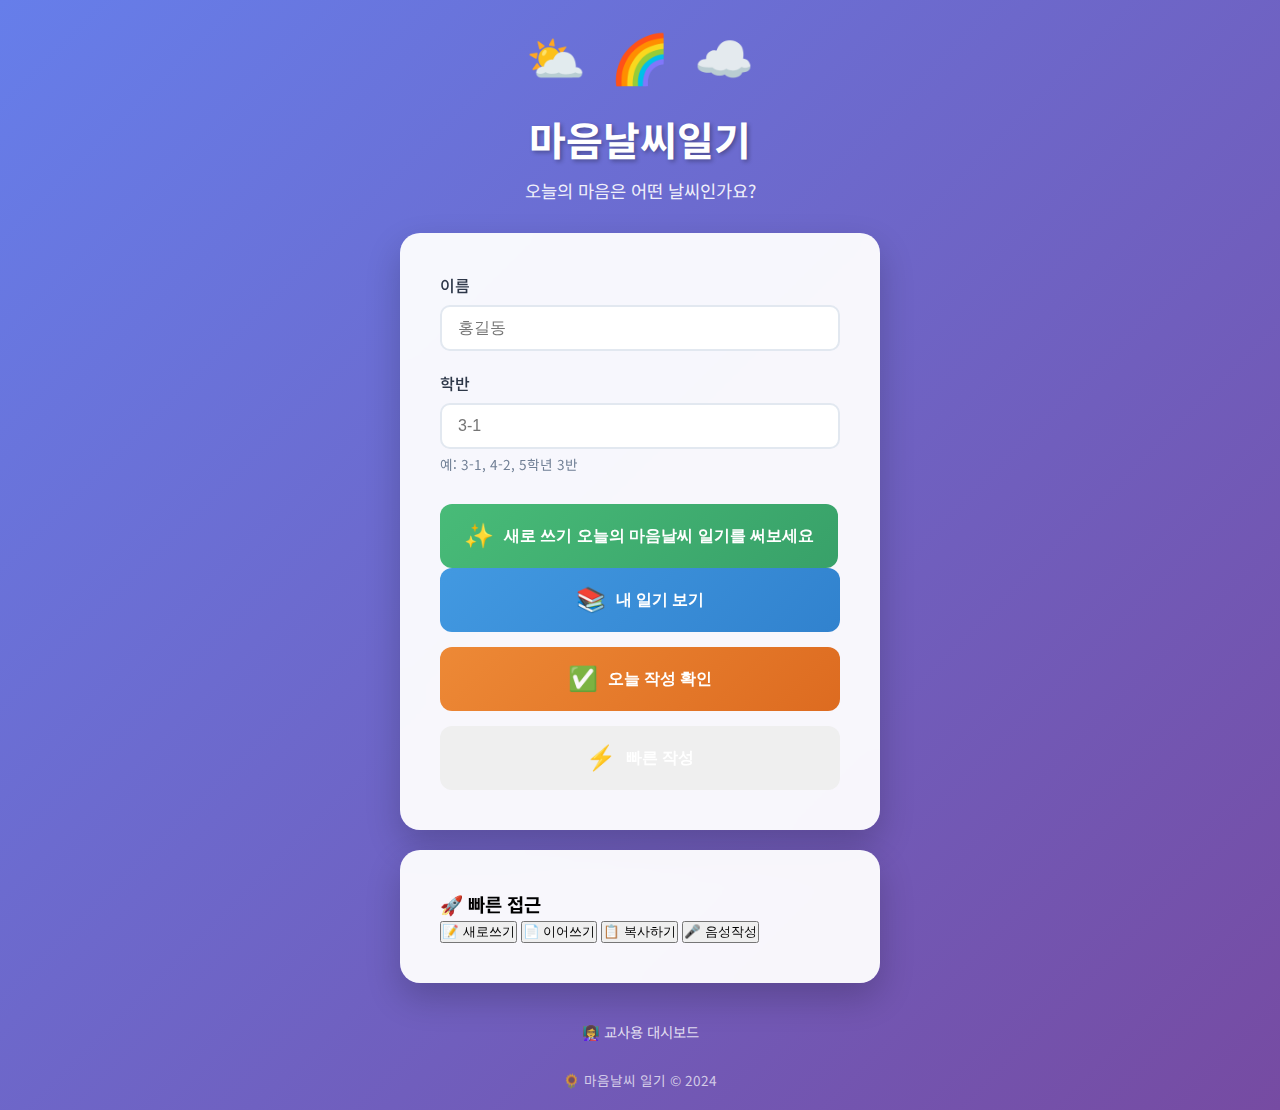
<file: index.html>
<!DOCTYPE html>
<html lang="ko">
<head>
    <meta charset="UTF-8">
    <meta name="viewport" content="width=device-width, initial-scale=1.0">
    <title>마음날씨 일기</title>
    <link href="https://fonts.googleapis.com/css2?family=Noto+Sans+KR:wght@300;400;500;600;700&display=swap" rel="stylesheet">
    <link rel="stylesheet" href="styles.css">
</head>
<body>
    <div class="container">
        <!-- 날씨 애니메이션 -->
        <div class="weather-animation">
            <span class="weather-icon">⛅</span>
            <span class="weather-icon">🌈</span>
            <span class="weather-icon">☁️</span>
        </div>

        <!-- 헤더 -->
        <header>
            <h1>마음날씨일기</h1>
            <p class="subtitle">오늘의 마음은 어떤 날씨인가요?</p>
        </header>

        <!-- 메인 카드 -->
        <div class="card">
            <div class="input-section">
                <!-- 이름 입력 -->
                <div class="input-group">
                    <label for="studentName">이름</label>
                    <input type="text" id="studentName" placeholder="홍길동" required>
                </div>

                <!-- 학반 입력 -->
                <div class="input-group">
                    <label for="studentClass">학반</label>
                    <input type="text" id="studentClass" placeholder="3-1" required>
                    <small class="helper-text">예: 3-1, 4-2, 5학년 3반</small>
                </div>
            </div>

            <!-- 주요 액션 버튼 (강조) -->
            <div class="main-actions">
                <button class="btn btn-primary btn-large" onclick="goToDiary('write')">
                    <span class="icon">✨</span>
                    <div class="btn-content">
                        <span class="btn-title">새로 쓰기</span>
                        <span class="btn-desc">오늘의 마음날씨 일기를 써보세요</span>
                    </div>
                </button>
            </div>

            <!-- 부가 기능 버튼 -->
            <div class="button-group">
                <button class="btn btn-secondary" onclick="goToDiary('view')">
                    <span class="icon">📚</span>
                    <span>내 일기 보기</span>
                </button>

                <button class="btn btn-info" onclick="checkStatus()">
                    <span class="icon">✅</span>
                    <span>오늘 작성 확인</span>
                </button>

                <button class="btn btn-success" onclick="quickWrite()">
                    <span class="icon">⚡</span>
                    <span>빠른 작성</span>
                </button>
            </div>
        </div>

        <!-- 최근 활동 카드 (새로 추가) -->
        <div class="card recent-activity" id="recentActivityCard" style="display: none;">
            <h3>📝 최근 활동</h3>
            <div id="recentActivityContent">
                <p class="activity-item">
                    <span class="activity-date">오늘</span>
                    <span class="activity-text">아직 일기를 작성하지 않았어요!</span>
                </p>
            </div>
            <button class="btn btn-outline" onclick="showRecentDiaries()">
                전체 보기
            </button>
        </div>

        <!-- 빠른 접근 메뉴 (새로 추가) -->
        <div class="card quick-menu">
            <h3>🚀 빠른 접근</h3>
            <div class="quick-menu-grid">
                <button class="quick-btn" onclick="goToDiary('write')" title="새 일기 작성">
                    <span class="quick-icon">📝</span>
                    <span class="quick-text">새로쓰기</span>
                </button>
                <button class="quick-btn" onclick="continueWriting()" title="이어서 작성">
                    <span class="quick-icon">📄</span>
                    <span class="quick-text">이어쓰기</span>
                </button>
                <button class="quick-btn" onclick="copyLastDiary()" title="어제 일기 복사">
                    <span class="quick-icon">📋</span>
                    <span class="quick-text">복사하기</span>
                </button>
                <button class="quick-btn" onclick="voiceWrite()" title="음성으로 작성">
                    <span class="quick-icon">🎤</span>
                    <span class="quick-text">음성작성</span>
                </button>
            </div>
        </div>

        <!-- 푸터 -->
        <footer>
            <a href="javascript:void(0)" onclick="goToTeacher()" class="teacher-link">
                👩‍🏫 교사용 대시보드
            </a>
            <p class="copyright">🌻 마음날씨 일기 © 2024</p>
        </footer>
    </div>

    <script src="app.js"></script>
</body>
</html>
</file>
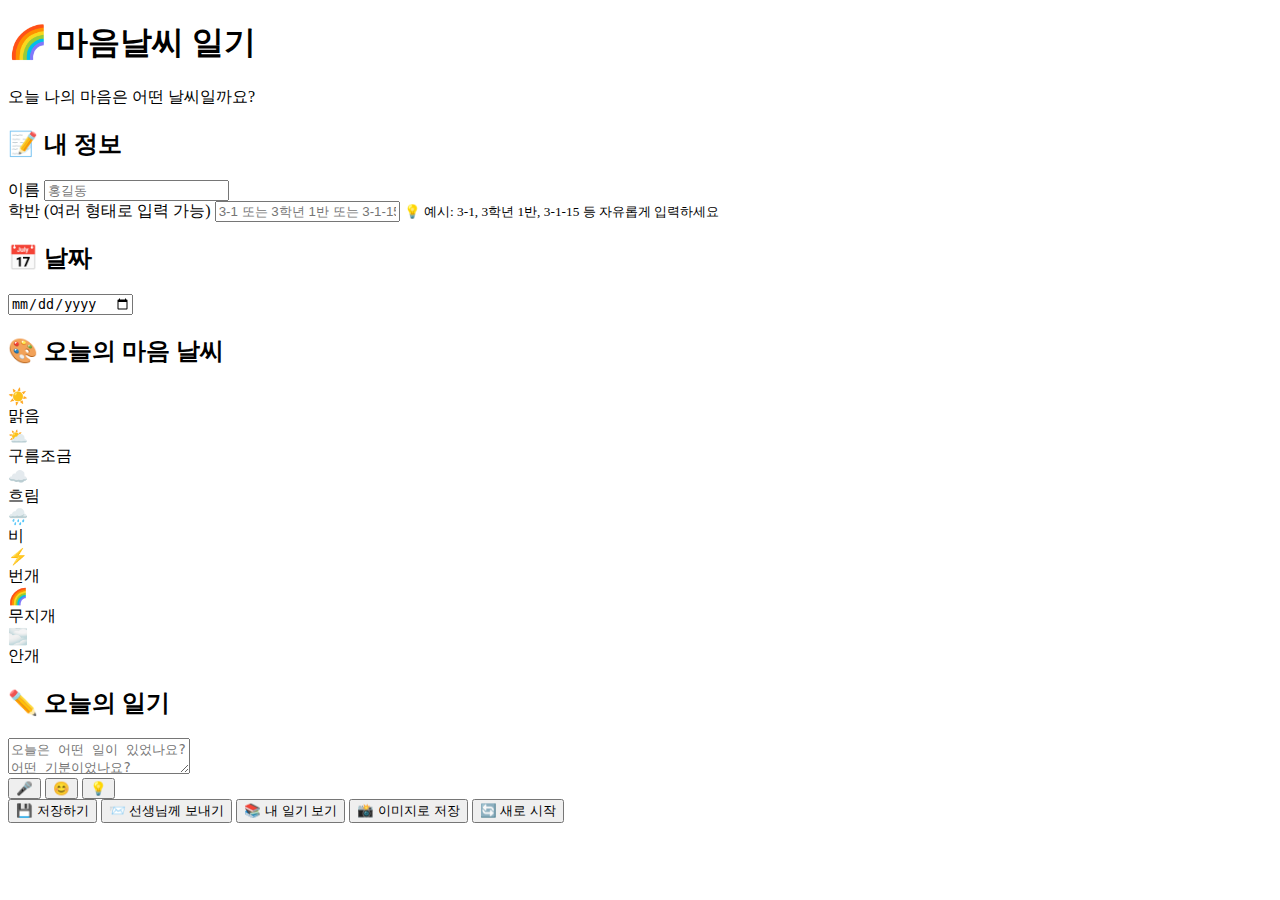
<file: gas-templates/student.html>
<!DOCTYPE html>
<html>
<head>
  <base target="_top">
  <meta charset="UTF-8">
  <meta name="viewport" content="width=device-width, initial-scale=1.0">
  <title>🌈 마음날씨 일기</title>
  <?!= include('styles'); ?>
</head>
<body>
  <div class="container">
    <header>
      <h1>🌈 마음날씨 일기</h1>
      <p class="subtitle">오늘 나의 마음은 어떤 날씨일까요?</p>
    </header>

    <!-- 학생 정보 -->
    <div class="card">
      <h2>📝 내 정보</h2>
      <div class="form-group">
        <label for="studentName">이름</label>
        <input type="text" id="studentName" placeholder="홍길동">
      </div>
      <div class="form-group">
        <label for="studentClass">학반 (여러 형태로 입력 가능)</label>
        <input type="text" id="studentClass" placeholder="3-1 또는 3학년 1반 또는 3-1-15">
        <small class="input-help">💡 예시: 3-1, 3학년 1반, 3-1-15 등 자유롭게 입력하세요</small>
      </div>
    </div>

    <!-- 날짜 선택 -->
    <div class="card">
      <h2>📅 날짜</h2>
      <div class="form-group">
        <input type="date" id="diaryDate" class="date-input">
      </div>
    </div>

    <!-- 감정 선택 -->
    <div class="card">
      <h2>🎨 오늘의 마음 날씨</h2>
      <div class="emotion-grid">
        <div class="emotion-item" data-emotion="맑음">
          <div class="emotion-icon">☀️</div>
          <div class="emotion-label">맑음</div>
        </div>
        <div class="emotion-item" data-emotion="구름조금">
          <div class="emotion-icon">⛅</div>
          <div class="emotion-label">구름조금</div>
        </div>
        <div class="emotion-item" data-emotion="흐림">
          <div class="emotion-icon">☁️</div>
          <div class="emotion-label">흐림</div>
        </div>
        <div class="emotion-item" data-emotion="비">
          <div class="emotion-icon">🌧️</div>
          <div class="emotion-label">비</div>
        </div>
        <div class="emotion-item" data-emotion="번개">
          <div class="emotion-icon">⚡</div>
          <div class="emotion-label">번개</div>
        </div>
        <div class="emotion-item" data-emotion="무지개">
          <div class="emotion-icon">🌈</div>
          <div class="emotion-label">무지개</div>
        </div>
        <div class="emotion-item" data-emotion="안개">
          <div class="emotion-icon">🌫️</div>
          <div class="emotion-label">안개</div>
        </div>
      </div>
    </div>

    <!-- 세부 감정 -->
    <div class="card" id="subEmotionCard" style="display: none;">
      <h2>💭 더 자세한 기분은?</h2>
      <div id="subEmotionContainer" class="sub-emotion-container">
        <!-- 세부 감정이 동적으로 추가됩니다 -->
      </div>
    </div>

    <!-- 일기 작성 -->
    <div class="card">
      <h2>✏️ 오늘의 일기</h2>
      <div class="form-group">
        <textarea id="diaryContent" placeholder="오늘은 어떤 일이 있었나요? 어떤 기분이었나요?"></textarea>
        <div class="input-options">
          <button class="icon-button" onclick="startVoiceInput()" title="음성 입력">🎤</button>
          <button class="icon-button" onclick="insertEmoji()" title="이모지 삽입">😊</button>
          <button class="icon-button" onclick="showWritingTips()" title="작성 도움말">💡</button>
        </div>
      </div>
    </div>

    <!-- 액션 버튼 -->
    <div class="action-buttons">
      <button class="btn btn-primary" onclick="saveDiary()">💾 저장하기</button>
      <button class="btn btn-success" onclick="sendToTeacher()">📨 선생님께 보내기</button>
      <button class="btn btn-info" onclick="loadMyDiaries()">📚 내 일기 보기</button>
      <button class="btn btn-secondary" onclick="saveAsImage()">📸 이미지로 저장</button>
      <button class="btn btn-warning" onclick="refreshPage()">🔄 새로 시작</button>
    </div>

    <!-- 내 일기 목록 -->
    <div class="card" id="myDiariesCard" style="display: none;">
      <h2>📖 내가 쓴 일기</h2>
      <div id="myDiariesContainer" class="diaries-container">
        <!-- 일기 목록이 동적으로 추가됩니다 -->
      </div>
    </div>

    <!-- 작성 팁 모달 -->
    <div id="writingTipsModal" class="modal" style="display: none;">
      <div class="modal-content">
        <div class="modal-header">
          <h3>✍️ 일기 작성 도움말</h3>
          <span class="close" onclick="closeWritingTips()">&times;</span>
        </div>
        <div class="modal-body">
          <div class="tip-section">
            <h4>🌟 이런 것들을 써보세요:</h4>
            <ul>
              <li>오늘 가장 기억에 남는 일</li>
              <li>친구들과 함께한 재미있는 일</li>
              <li>새로 배운 것이나 느낀 점</li>
              <li>고마웠던 사람이나 일</li>
              <li>내일 하고 싶은 일</li>
            </ul>
          </div>
          <div class="tip-section">
            <h4>💝 감정 표현 도움말:</h4>
            <div class="emotion-tips">
              <div class="tip-item">☀️ <strong>맑음:</strong> 기쁘고 즐거운 마음</div>
              <div class="tip-item">⛅ <strong>구름조금:</strong> 평범하지만 괜찮은 기분</div>
              <div class="tip-item">☁️ <strong>흐림:</strong> 조금 우울하거나 지루한 기분</div>
              <div class="tip-item">🌧️ <strong>비:</strong> 슬프거나 속상한 마음</div>
              <div class="tip-item">⚡ <strong>번개:</strong> 화나거나 짜증나는 기분</div>
              <div class="tip-item">🌈 <strong>무지개:</strong> 특별하고 감동적인 마음</div>
              <div class="tip-item">🌫️ <strong>안개:</strong> 복잡하거나 헷갈리는 기분</div>
            </div>
          </div>
        </div>
      </div>
    </div>
  </div>

  <!-- 로딩 오버레이 -->
  <div id="loadingOverlay" class="loading-overlay" style="display: none;">
    <div class="spinner"></div>
    <p>처리 중...</p>
  </div>

  <!-- 캔버스 (이미지 저장용) -->
  <canvas id="diaryCanvas" style="display: none;"></canvas>

  <!-- 서버 사이드 템플릿 변수들 -->
  <script>
    // Google Apps Script에서 전달된 파라미터들
    const pageParams = {
      newDiary: <?= typeof newDiary !== 'undefined' ? newDiary : false ?>,
      viewMyDiaries: <?= typeof viewMyDiaries !== 'undefined' ? viewMyDiaries : false ?>
    };
  </script>

  <?!= include('javascript'); ?>
</body>
</html>
</file>
<file: styles.css>
* {
    margin: 0;
    padding: 0;
    box-sizing: border-box;
}

body {
    font-family: 'Noto Sans KR', sans-serif;
    background: linear-gradient(135deg, #667eea 0%, #764ba2 100%);
    min-height: 100vh;
    display: flex;
    align-items: center;
    justify-content: center;
    padding: 20px;
}

.container {
    width: 100%;
    max-width: 480px;
    animation: fadeIn 0.6s ease-out;
}

@keyframes fadeIn {
    from {
        opacity: 0;
        transform: translateY(20px);
    }
    to {
        opacity: 1;
        transform: translateY(0);
    }
}

.weather-animation {
    text-align: center;
    margin-bottom: 20px;
}

.weather-icon {
    font-size: 3em;
    margin: 0 10px;
    display: inline-block;
    animation: float 3s ease-in-out infinite;
}

.weather-icon:nth-child(2) {
    animation-delay: 1s;
}

.weather-icon:nth-child(3) {
    animation-delay: 2s;
}

@keyframes float {
    0%, 100% {
        transform: translateY(0);
    }
    50% {
        transform: translateY(-20px);
    }
}

header {
    text-align: center;
    color: white;
    margin-bottom: 30px;
}

h1 {
    font-size: 2.5em;
    margin-bottom: 10px;
    text-shadow: 2px 2px 4px rgba(0,0,0,0.3);
}

.subtitle {
    font-size: 1.1em;
    opacity: 0.9;
}

.card {
    background: rgba(255, 255, 255, 0.95);
    border-radius: 20px;
    padding: 40px;
    margin-bottom: 20px;
    box-shadow: 0 15px 35px rgba(0,0,0,0.2);
    backdrop-filter: blur(10px);
}

.input-section {
    margin-bottom: 30px;
}

.input-group {
    margin-bottom: 20px;
}

.input-group label {
    display: block;
    margin-bottom: 8px;
    font-weight: 500;
    color: #2d3748;
}

.input-group input {
    width: 100%;
    padding: 12px 16px;
    border: 2px solid #e2e8f0;
    border-radius: 10px;
    font-size: 16px;
    transition: all 0.3s;
}

.input-group input:focus {
    outline: none;
    border-color: #667eea;
    box-shadow: 0 0 0 3px rgba(102, 126, 234, 0.1);
}

.helper-text {
    display: block;
    margin-top: 5px;
    font-size: 0.85em;
    color: #718096;
}

.button-group {
    display: flex;
    flex-direction: column;
    gap: 15px;
}

.btn {
    display: flex;
    align-items: center;
    justify-content: center;
    gap: 10px;
    padding: 18px 24px;
    border: none;
    border-radius: 12px;
    font-size: 16px;
    font-weight: 600;
    cursor: pointer;
    transition: all 0.3s;
    color: white;
}

.btn:hover {
    transform: translateY(-2px);
    box-shadow: 0 8px 20px rgba(0,0,0,0.2);
}

.btn:active {
    transform: translateY(0);
}

.btn:focus {
    outline: 2px solid #667eea;
    outline-offset: 2px;
}

.btn-primary {
    background: linear-gradient(135deg, #48bb78 0%, #38a169 100%);
}

.btn-secondary {
    background: linear-gradient(135deg, #4299e1 0%, #3182ce 100%);
}

.btn-info {
    background: linear-gradient(135deg, #ed8936 0%, #dd6b20 100%);
}

.btn .icon {
    font-size: 1.5em;
}

/* 로딩 상태 */
.loading {
    display: inline-block;
    width: 20px;
    height: 20px;
    border: 3px solid rgba(255,255,255,.3);
    border-radius: 50%;
    border-top-color: white;
    animation: spin 1s ease-in-out infinite;
}

@keyframes spin {
    to { transform: rotate(360deg); }
}

/* 푸터 */
footer {
    text-align: center;
    margin-top: 30px;
}

.teacher-link {
    display: inline-block;
    color: rgba(255, 255, 255, 0.8);
    text-decoration: none;
    padding: 8px 16px;
    border-radius: 20px;
    transition: all 0.3s;
    font-size: 0.9em;
}

.teacher-link:hover {
    background: rgba(255, 255, 255, 0.2);
    color: white;
}

.teacher-link:focus {
    outline: 2px solid white;
    outline-offset: 2px;
}

.copyright {
    color: rgba(255, 255, 255, 0.7);
    margin-top: 20px;
    font-size: 0.85em;
}

/* 반응형 디자인 */
@media (max-width: 480px) {
    .container {
        max-width: 100%;
    }

    h1 {
        font-size: 2em;
    }

    .card {
        padding: 30px 20px;
    }

    .weather-icon {
        font-size: 2.5em;
    }

    .btn {
        padding: 16px 20px;
        font-size: 15px;
    }
}

@media (max-width: 360px) {
    .card {
        padding: 25px 15px;
    }
    
    .btn {
        padding: 14px 18px;
    }
}

/* 접근성 개선 */
@media (prefers-reduced-motion: reduce) {
    * {
        animation-duration: 0.01ms !important;
        animation-iteration-count: 1 !important;
        transition-duration: 0.01ms !important;
    }
}

@media (prefers-contrast: high) {
    .btn {
        border: 2px solid currentColor;
    }
    
    .card {
        border: 2px solid #333;
    }
}

/* 다크모드 지원 */
@media (prefers-color-scheme: dark) {
    .card {
        background: rgba(45, 55, 72, 0.95);
        color: #f7fafc;
    }
    
    .input-group label {
        color: #cbd5e0;
    }
    
    .input-group input {
        background: #2d3748;
        border-color: #4a5568;
        color: #f7fafc;
    }
    
    .helper-text {
        color: #a0aec0;
    }
}

/* 프린트 스타일 */
@media print {
    body {
        background: white;
    }
    
    .btn, .weather-animation {
        display: none !important;
    }
    
    .card {
        box-shadow: none;
        border: 1px solid #ddd;
    }
    
    header {
        color: #333;
    }
}
</file>
